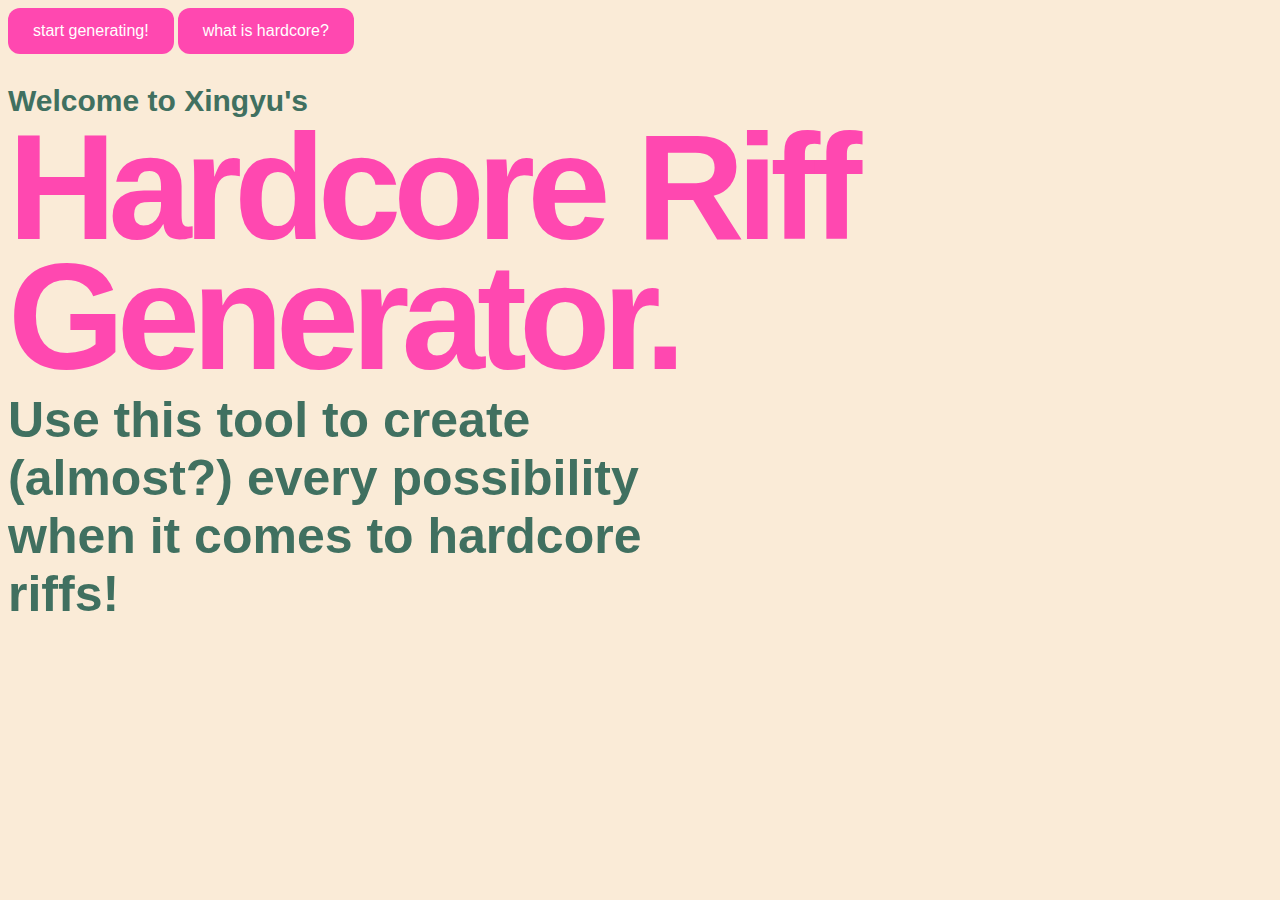
<file: index.html>
<!DOCTYPE html>
<head>
<title>Xingyu's Riff Generator</title>
<link rel="stylesheet" href="riff style.css">
<style>
  h1{  
    will-change: transform;
    transition: transform 450ms;
  }
  h1:hover{
    transform: translateX(30px);
    transition: transform 250ms;
    transition-timing-function:ease;
  }
</style>
</head>

<body>
  <a href="Start Generating.html">start generating!</a>
  <a href="What is hardcore.html">what is hardcore?</a>
<h3 style="margin-bottom:-6px;">Welcome to Xingyu's</h3>
<h1 style="margin-bottom: -6px; margin-top: 10px; font-size: 150px; line-height: 130px;">Hardcore Riff Generator.</h1>
<!--animate that and make it awesome-->
<h2 style="margin-top: 15px; padding-right: 550px;">Use this tool to create (almost?) every possibility when it comes to hardcore riffs!</p>
<!--<a href="Start Generating.html">start generating!</a>
<a href="What is hardcore.html">what is hardcore?</a> -->


<!-- 
<script> 
document.querySelector("html").addEventListener("click", function () {
  alert("Ouch! Stop poking me!");
});
</script> 
-->

</body>
</html>
</file>
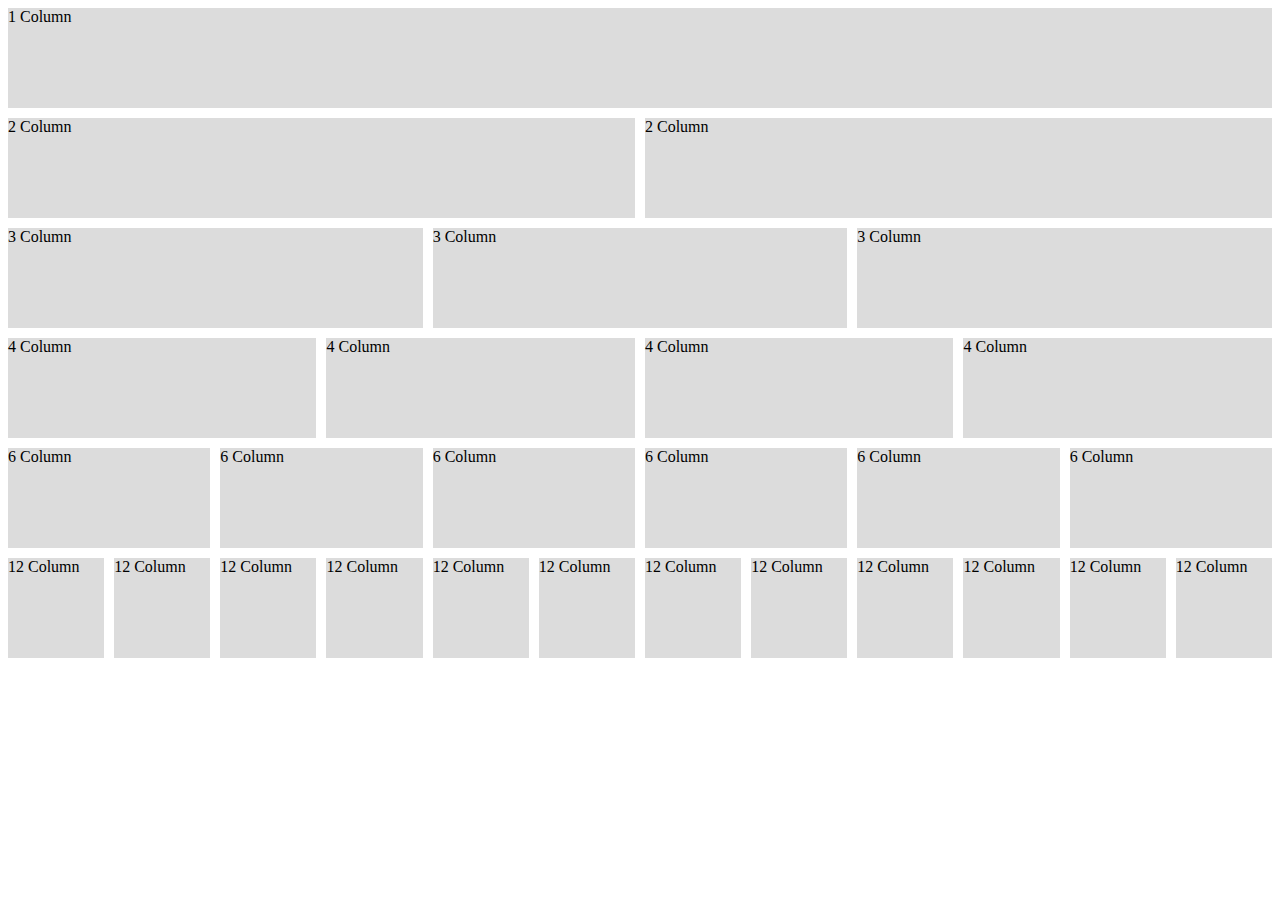
<file: 12_column_grid 2/index.html>
<!DOCTYPE html>
<html lang="en">

<head>
    <meta charset="utf-8">
    <meta name="viewport" content="width=device-width, initial-scale=1.0">
    <title>12 Column Grid</title>
    <link rel="stylesheet" href="css/design.css">
</head>

<body>
    <div class="grid">
        <div class="cell col1">1 Column</div>
        <div class="cell col2 md2">2 Column</div>
        <div class="cell col2 md2">2 Column</div>
        <div class="cell col3">3 Column</div>
        <div class="cell col3">3 Column</div>
        <div class="cell col3">3 Column</div>
        <div class="cell col4 md2">4 Column</div>
        <div class="cell col4 md2">4 Column</div>
        <div class="cell col4 md2">4 Column</div>
        <div class="cell col4 md2">4 Column</div>
        <div class="cell col6 md2">6 Column</div>
        <div class="cell col6 md2">6 Column</div>
        <div class="cell col6 md2">6 Column</div>
        <div class="cell col6 md2">6 Column</div>
        <div class="cell col6 md2">6 Column</div>
        <div class="cell col6 md2">6 Column</div>
        <div class="cell col12 md3 sm2">12 Column</div>
        <div class="cell col12 md3 sm2">12 Column</div>
        <div class="cell col12 md3 sm2">12 Column</div>
        <div class="cell col12 md3 sm2">12 Column</div>
        <div class="cell col12 md3 sm2">12 Column</div>
        <div class="cell col12 md3 sm2">12 Column</div>
        <div class="cell col12 md3 sm2">12 Column</div>
        <div class="cell col12 md3 sm2">12 Column</div>
        <div class="cell col12 md3 sm2">12 Column</div>
        <div class="cell col12 md3 sm2">12 Column</div>
        <div class="cell col12 md3 sm2">12 Column</div>
        <div class="cell col12 md3 sm2">12 Column</div>
    </div>

</body></html>
</file>
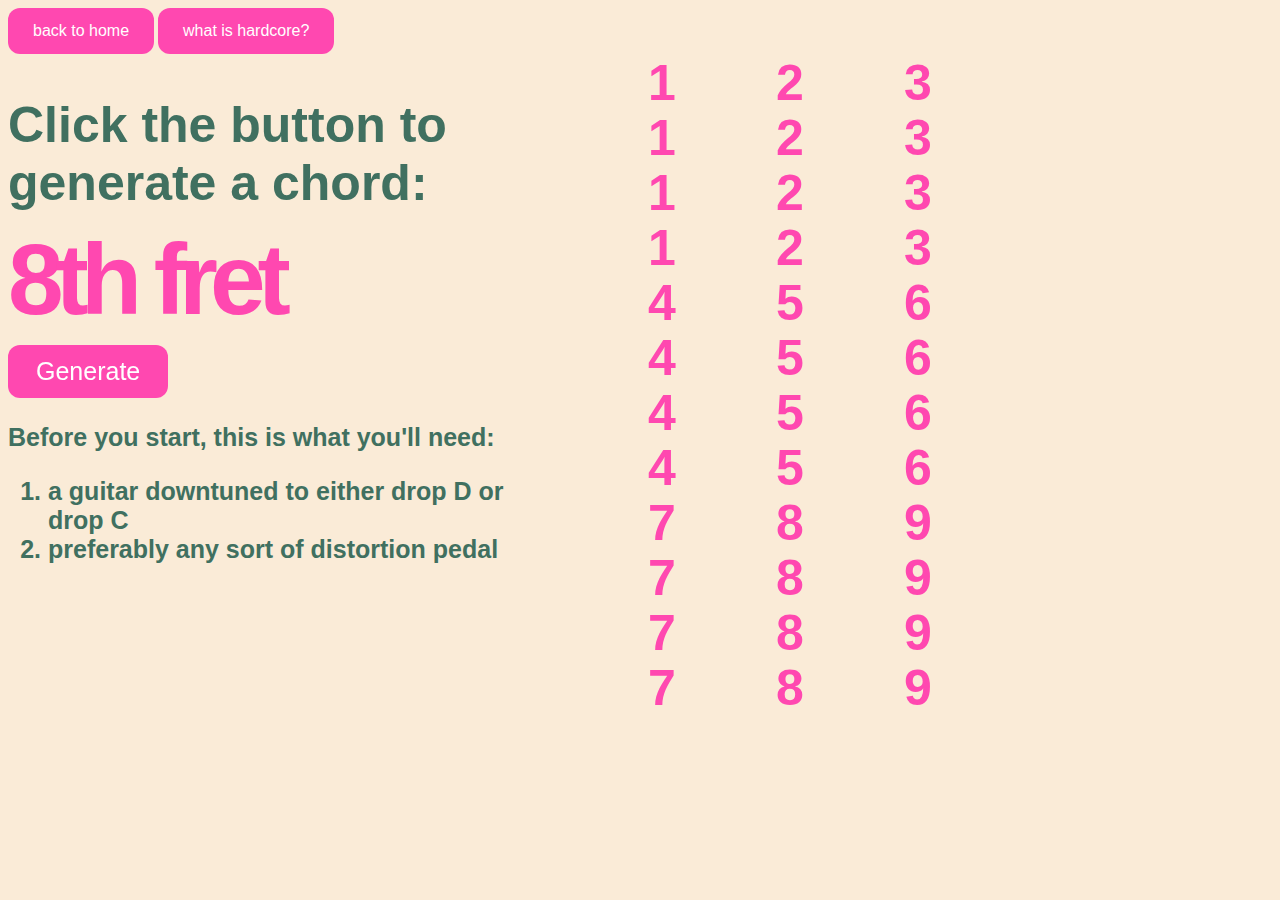
<file: Start Generating.html>
<!DOCTYPE html>
<head>
    <title>Start Generating!</title>
    <link rel="stylesheet" href="riff style.css">
    <script src="generator.js"></script> 
   
    <style>
    #mydiv {
        position: absolute;
        z-index: 9;
        text-align: center;
      }
      
      #mydivheader {
        padding: 10px;
        cursor: move;
        z-index: 10;
        font-family: Arial, Helvetica, sans-serif;
        font-size: 50px;
        color:#FF48B0;
        font-weight: bold;
      }    
      </style>
    
</head>

<body>
<a href="index.html">back to home</a>
<a href="What is hardcore.html">what is hardcore?</a>

<div class="container"> 
<section class="info main">
    <h2 style="margin-bottom: -20px; padding-right: 100px;"  >Click the button to generate a chord:</p>

        <div style="margin-top:-50px;" class="outer-container">
            <h1 style="margin-bottom: 5px; padding: none" id="quotes"></h2>
            <button style="margin-top: -10px;" id="generate">Generate</button>
        </div>
        
        <p>Before you start, this is what you'll need:</p>
        <ol>
            <li>a guitar downtuned to either drop D or drop C</li>
            <li>preferably any sort of distortion pedal</li>
        </ol>
        
</section>
<section class="info-secondary" > 

<!-- moveable element below. make it not overlap. add a boundary, change cursor -->
<div>  
<div class="target">1</div>
<div class="target">1</div>
<div class="target">1</div>
<div class="target">1</div>
</div>
<div> 
<div class="target">2</div>
<div class="target">2</div>
<div class="target">2</div>
<div class="target">2</div>
</div>
<div> 
<div class="target">3</div>
<div class="target">3</div>
<div class="target">3</div>
<div class="target">3</div>
</div>
<div>
<div class="target">4</div>
<div class="target">4</div>
<div class="target">4</div>
<div class="target">4</div>
</div>
<div> 
<div class="target">5</div>
<div class="target">5</div>
<div class="target">5</div>
<div class="target">5</div>
</div>
<div> 
<div class="target">6</div>
<div class="target">6</div>
<div class="target">6</div>
<div class="target">6</div>
</div>
<div> 
<div class="target">7</div>
<div class="target">7</div>
<div class="target">7</div>
<div class="target">7</div>
</div>
<div> 
<div class="target">8</div>
<div class="target">8</div>
<div class="target">8</div>
<div class="target">8</div>
</div>
<div>
<div class="target">9</div>
<div class="target">9</div>
<div class="target">9</div>
<div class="target">9</div>
</div>


</section>

 <!-- my old moveable object... it only worked if there was one object
<div>
 
<div id="mydiv">
         <div id="mydivheader">
<h1>bello banana</h1>
         </div>
  </div>
</div>
--> 
</section>

</div> 

  <!-- old script for the moveable object
  <script>
    //Make the DIV element draggagle:
    dragElement(document.getElementById("mydiv"));
    
    function dragElement(elmnt) {
      var pos1 = 0, pos2 = 0, pos3 = 0, pos4 = 0;
      if (document.getElementById(elmnt.id + "header")) {
        /* if present, the header is where you move the DIV from:*/
        document.getElementById(elmnt.id + "header").onmousedown = dragMouseDown;
      } else {
        /* otherwise, move the DIV from anywhere inside the DIV:*/
        elmnt.onmousedown = dragMouseDown;
      }
    
      function dragMouseDown(e) {
        e = e || window.event;
        e.preventDefault();
        // get the mouse cursor position at startup:
        pos3 = e.clientX;
        pos4 = e.clientY;
        document.onmouseup = closeDragElement;
        // call a function whenever the cursor moves:
        document.onmousemove = elementDrag;
      }
    
      function elementDrag(e) {
        e = e || window.event;
        e.preventDefault();
        // calculate the new cursor position:
        pos1 = pos3 - e.clientX;
        pos2 = pos4 - e.clientY;
        pos3 = e.clientX;
        pos4 = e.clientY;
        // set the element's new position:
        elmnt.style.top = (elmnt.offsetTop - pos2) + "px";
        elmnt.style.left = (elmnt.offsetLeft - pos1) + "px";
      }
    
      function closeDragElement() {
        /* stop moving when mouse button is released:*/
        document.onmouseup = null;
        document.onmousemove = null;
      }
    }
    </script>
  -->

  <!-- new script for multiple moveable objects-->
    <script> 
  (function() {
    let targets = document.querySelectorAll('.target');
    let offsetX;
    let offsetY;
    Array.prototype.map.call(targets, (target) => {
      target.isMouseDown = false;
      target.initialOffsetLeft = target.offsetLeft;
      target.initialOffsetTop = target.offsetTop;
      target.addEventListener('mousedown', (e) => {
        target.style.position = 'relative';
        target.isMouseDown = true;
        offsetX = target.initialOffsetLeft + e.offsetX;
        offsetY = target.initialOffsetTop + e.offsetY;
      });
      document.addEventListener('mouseup', (e) => {
        target.isMouseDown = false;
      });
      document.addEventListener('mousemove', (e) => {
        e.preventDefault();
        if (target.isMouseDown) {
          target.style.left = e.pageX - offsetX + 'px';
          target.style.top = e.pageY - offsetY + 'px';
        }
      });
    });
  })();
</script>
</body>
</html>
</file>
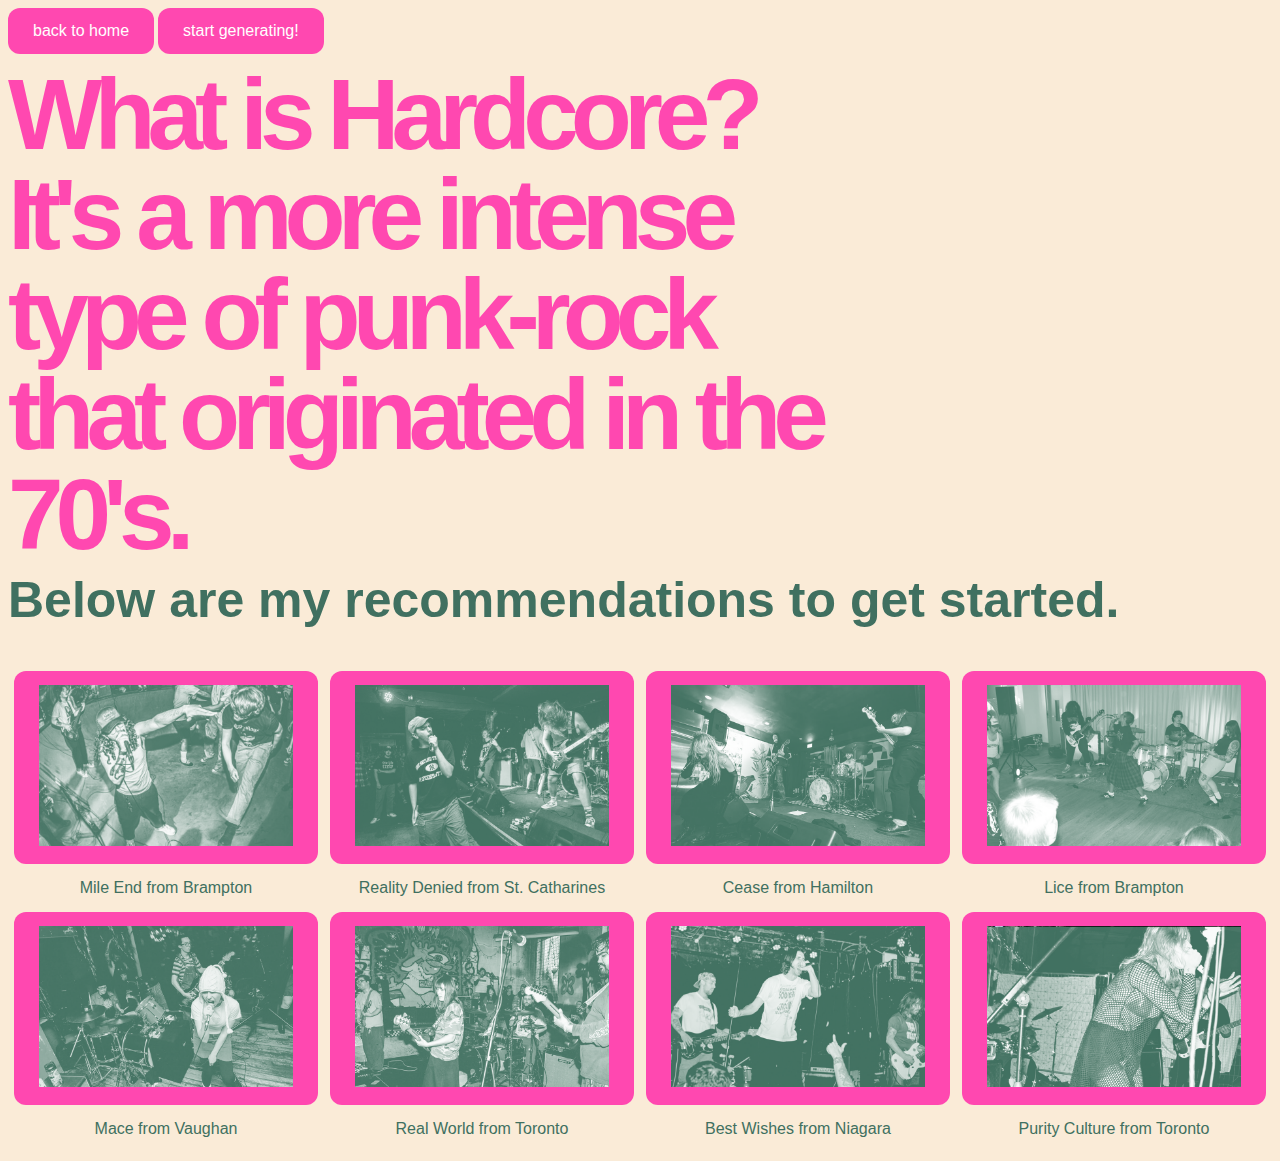
<file: What is hardcore.html>
<!DOCTYPE html>
<head>
    <title>What is Hardcore?</title>
    <link rel="stylesheet" href="riff style.css">
</head>

<body>
<a href="index.html">back to home</a>
<a href="Start Generating.html">start generating!</a>

<!--put this on a grid??-->
 <h1 style="margin-top: 10px;padding-right: 400px;">What is Hardcore? It's a more intense type of punk-rock that originated in the 70's. </h1>
<h2 style="margin-top:-60px; padding-right: 0;"> Below are my recommendations to get started.</h2>

<div class="responsive">
    <div class="gallery">
      <a target="_blank" href="https://mileendband.bandcamp.com/">
        <img src="mile end green.png" alt="Mile End Band" width="600" height="400">
      </a>
      <div class="desc">Mile End from Brampton</div>
    </div>
  </div>
  
  
  <div class="responsive">
    <div class="gallery">
      <a target="_blank" href="https://realitydenied.bandcamp.com/album/comes-with-a-price">
        <img src="rd green.png" alt="Reality Denied" width="600" height="400">
      </a>
      <div class="desc">Reality Denied from St. Catharines</div>
    </div>
  </div>
  
  <div class="responsive">
    <div class="gallery">
      <a target="_blank" href="https://ceasepv.bandcamp.com/album/demo">
        <img src="cease green 2.png" alt="Cease" width="600" height="400">
      </a>
      <div class="desc">Cease from Hamilton</div>
    </div>
  </div>

  <div class="responsive">
    <div class="gallery">
      <a target="_blank" href="https://licethegang.bandcamp.com/album/world-of-greed">
        <img src="lice green.png" alt="Lice" width="600" height="400">
      </a>
      <div class="desc">Lice from Brampton</div>
    </div>
  </div>
  
  <div class="clearfix"></div>

  <div class="responsive">
    <div class="gallery">
      <a target="_blank" href="https://mace05.bandcamp.com/album/demo-2024">
        <img src="mace green.png" alt="Mace" width="600" height="400">
      </a>
      <div class="desc">Mace from Vaughan</div>
    </div>
  </div>
  
  
  <div class="responsive">
    <div class="gallery">
      <a target="_blank" href="https://realworld.bandcamp.com/">
        <img src="real world green.png" alt="Real World" width="600" height="400">
      </a>
      <div class="desc">Real World from Toronto</div>
    </div>
  </div>
  
  <div class="responsive">
    <div class="gallery">
      <a target="_blank" href="https://bestwisheshc.bandcamp.com/album/the-thrill-is-gone">
        <img src="best wishes green.png" alt="Best Wishes" width="600" height="400">
      </a>
      <div class="desc">Best Wishes from Niagara</div>
    </div>
  </div>
  
  <div class="responsive">
    <div class="gallery">
      <a target="_blank" href="https://purityculture.bandcamp.com/">
        <img src="purity culture green.png" alt="Purity Culture" width="600" height="400">
      </a>
      <div class="desc">Purity Culture from Toronto</div>
    </div>
  </div>
  
  <div class="clearfix"></div>
  
<!-- <div class="meow">
<a> <img src="SweetBabyHachiware2.png"> 
</a>
<a> <img src="SweetBabyHachiware2.png">
</a>
<a> <img src="SweetBabyHachiware2.png">
</a>
<a> <img src="SweetBabyHachiware2.png">
</a>
<a> <img src="SweetBabyHachiware2.png">
</a>
<a> <img src="SweetBabyHachiware2.png">
</a>
<a> <img src="SweetBabyHachiware2.png">
</a>
<a> <img src="SweetBabyHachiware2.png">
</a>
<a> <img src="SweetBabyHachiware2.png">
</a>
</div>
-->

<!-- <ul>
    <li>awesome</li>
    <li>epic</li>
    <li>amazing</li>
</ul>
-->
<!-- list of local bands and my personal favourite music? -->

</body>
</file>
<file: riff style.css>
@font-face {
  font-family: myFirstFont;
  src: url("apple_garamond/AppleGaramond.ttf")
}
body{
background-color:antiquewhite;
}
h1{ 
color:#FF48B0;
font-size: 100px;
font-family: Arial, Helvetica, sans-serif;
line-height: 100px;
letter-spacing: -8px;
}
p{
    font-size: 25px;
    font-family: Arial, Helvetica, sans-serif;
    color:#407060;
    font-style: normal;
}
a:link, a:visited {
  background-color:#FF48B0;
  color: white;
  padding: 14px 25px;
  text-align: center;
  text-decoration: none;
  display: inline-block;
  font-family: Arial, Helvetica, sans-serif;
  border-radius:12px;
}
a:hover, a:active {
  background-color:#407060;
  font-family: Arial, Helvetica, sans-serif;
}
.container { 
    display: grid;
    grid-template-columns: 50vw 50vw;
    grid-gap: 0px;
}
ul{
    color:#407060;
    font-size: 50px;
    font-family:Arial, Helvetica, sans-serif;
    padding-left: 50px;
}
ol{
    font-size: 25px;
    font-family: Arial, Helvetica, sans-serif;
    color:#407060;
    font-style: normal;
}
button{
    background-color:#FF48B0;
    color:white;
    border: none;
    text-align: center;
    display: inline-block;
    font-size:25px;
    border-radius:12px;
    padding: 12px 28px;
    will-change: transform;
    transition: transform 450ms;
}
button:hover{ 
    background-color: #407060;
    transform: translateY(-5px);
    transition: transform 250ms;
    transition-timing-function:ease;
}
h2{
color: #407060;
    font-size: 50px;
    font-family: Arial, Helvetica, sans-serif;
    
}
h3{
    color: #407060;
    font-size:30px;
    font-family: Arial, Helvetica, sans-serif;
}
div.outer-container{
    border: none;
}
/*make that border fit around better?*/
div.gallery {
    border: none;
  }
  
  div.gallery:hover {
    border: none;
  }
  
  div.gallery img {
    width: 100%;
    height: 100%;
  }
  
  div.desc {
    padding: 15px;
    text-align: center;
    font-family: Arial, Helvetica, sans-serif;
    color:#407060
  }
  
  * {
    box-sizing: border-box;
  }
  
  .responsive {
    padding: 0 6px;
    float: left;
    width: 24.99999%;
  }
  
  @media only screen and (max-width: 700px) {
    .responsive {
      width: 49.99999%;
      margin: 6px 0;
    }
  }
  
  @media only screen and (max-width: 500px) {
    .responsive {
      width: 100%;
    }
  }
  
  .clearfix:after {
    content: "";
    display: table;
    clear: both;
  }

  .target {
    width: 50px;
    height: 50px;
    margin-bottom: 5px;
    font-family: Arial, Helvetica, sans-serif;
    color: #FF48B0;
    font-size: 50px;
    font-weight: bold;
  }
  /* i added cursor:move so that users can have an indication that they can move these objects*/
  .info-secondary{
    display:grid;
    grid-template-columns: 10vw 10vw 10vw;
    cursor: move;
  
  }

  /*
.numbers{
  display:grid;
  grid-template-columns: 20vw 20vw;
    grid-gap: 0px;
}
*/
</file>
<file: 12_column_grid 2/css/design.css>
.grid {
    display: grid;
    grid-template-columns: repeat(12, 1fr);
    grid-gap: 10px;
}

.cell {
    background-color: rgb(220, 220, 220);
    height: 100px;
} 

/* defauly - small devices*/

[class*="col"]{
    grid-column-end: span 12;
}

/* below 601px typically tablet*/


@media only screen and (min-width:601px){
    
.sm1{
    grid-column-end: span 12;
}
.sm2{
    grid-column-end: span 6;
}
.sm3{
    grid-column-end: span 4;
}
.sm4{
    grid-column-end: span 3;
}
.sm6{
    grid-column-end: span 2;
}
.sm12{
    grid-column-end: span 1  ;
}
}


/* above 601px typically tablet*/


@media only screen and (min-width:601px){
    
.md1{
    grid-column-end: span 12;
}
.md2{
    grid-column-end: span 6;
}
.md3{
    grid-column-end: span 4;
}
.md4{
    grid-column-end: span 3;
}
.md6{
    grid-column-end: span 2;
}
.md12{
    grid-column-end: span 1  ;
}
}


/* above 1025px typically desktop*/

@media only screen and (min-width:1025px){
    
.col1{
    grid-column-end: span 12;
}
.col2{
    grid-column-end: span 6;
}
.col3{
    grid-column-end: span 4;
}
.col4{
    grid-column-end: span 3;
}
.col6{
    grid-column-end: span 2;
}
.col12{
    grid-column-end: span 1  ;
}
}
</file>
